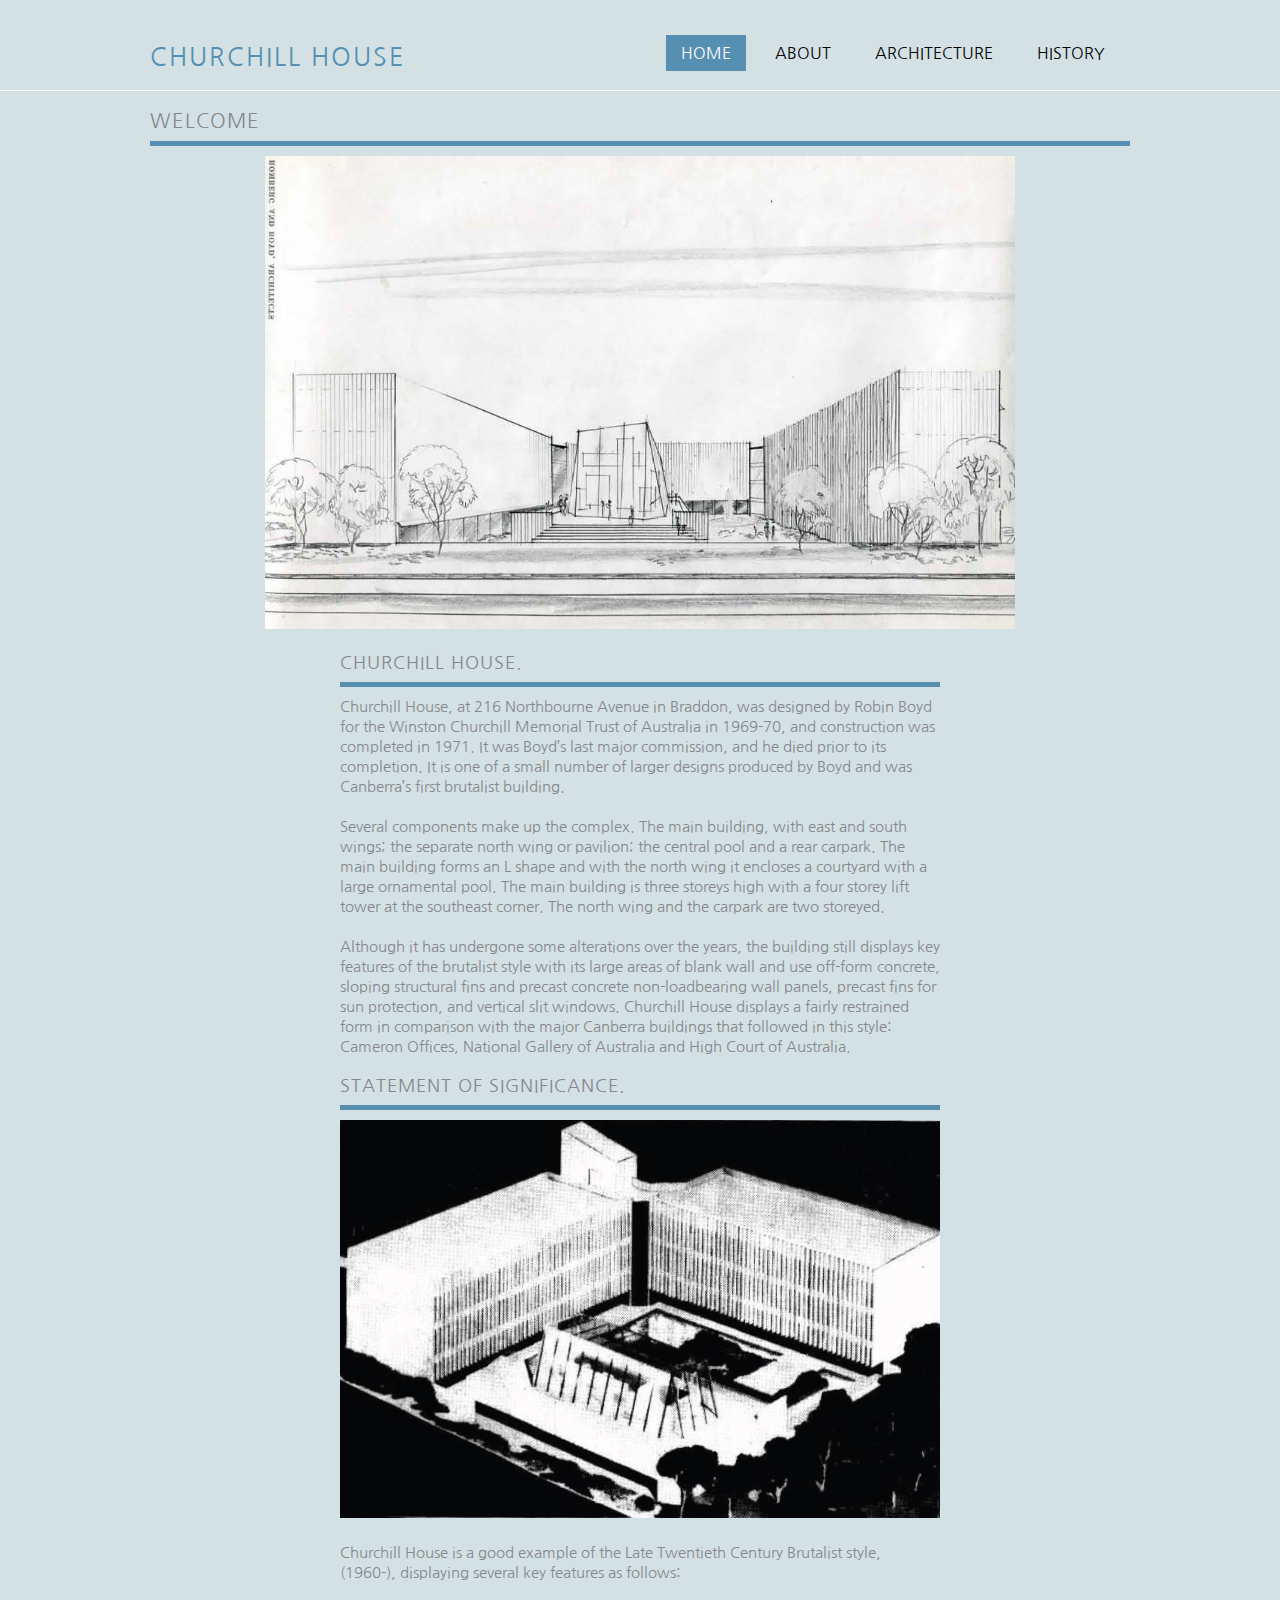
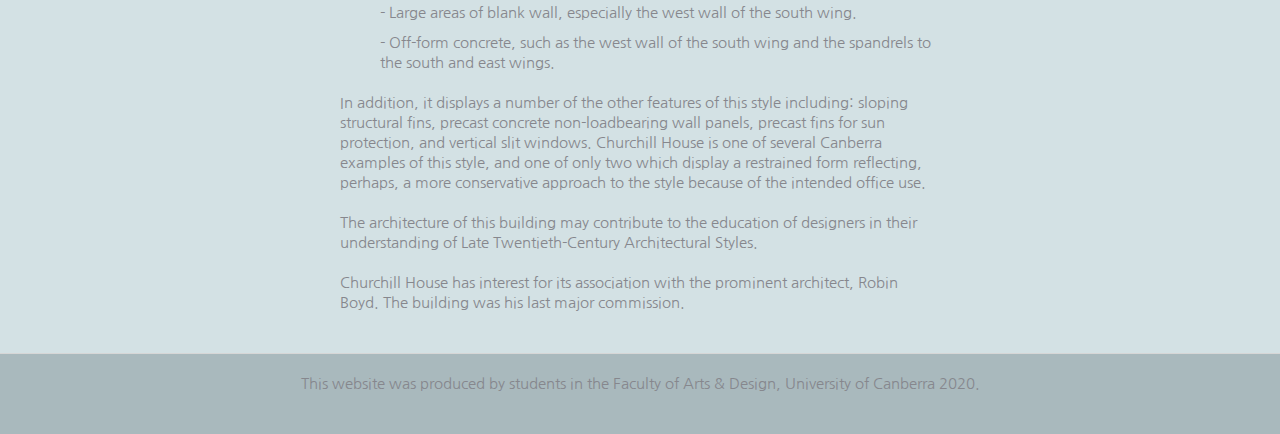
<file: index.html>
<!DOCTYPE html>

<html lang="en">

<head>
    <title>My website</title>
    <meta charset="utf-8">
    <link href="assests/css/reset.css" rel="stylesheet">
    <link href="assests/css/styles.css" rel="stylesheet">

</head>

<body>

    <header>
        <div class="wrapper">
            <!--            This is my header -->
            <h1><a href="index.html"> Churchill House </a></h1>
            <!-- This is my navigation bar -->
            <nav>
                <ul>
                    <li><a href="index.html" class="currentpage">Home</a></li>
                    <li><a href="about.html">About</a></li>
                    <li><a href="architecture.html">Architecture</a></li>
                    <li><a href="history.html">History</a></li>
                </ul>
            </nav>
        </div>
    </header>

    <main>
        <div class="wrapper">

            <!-- This is my second header -->

            <h2> Welcome </h2>
            <p class="middle"><img src="assests/images/churchill-house-4.jpg" alt="Churchill front page"> </p>



            <div class="text-container">
                <!-- This links to the CSS style page -->

                <!-- This is my third header -->

                <h3> Churchill House. </h3>

                <!-- The content is seperated into paragraphs with open and closing paragaraph brackets -->

                <p>Churchill House, at 216 Northbourne Avenue in Braddon, was designed by Robin Boyd for the Winston Churchill Memorial Trust of Australia in 1969-70, and construction was completed in 1971. It was Boyd’s last major commission, and he died prior to its completion. It is one of a small number of larger designs produced by Boyd and was Canberra’s first brutalist building.</p>

                <p>Several components make up the complex. The main building, with east and south wings; the separate north wing or pavilion; the central pool and a rear carpark. The main building forms an L shape and with the north wing it encloses a courtyard with a large ornamental pool. The main building is three storeys high with a four storey lift tower at the southeast corner. The north wing and the carpark are two storeyed.</p>

                <p>Although it has undergone some alterations over the years, the building still displays key features of the brutalist style with its large areas of blank wall and use off-form concrete, sloping structural fins and precast concrete non-loadbearing wall panels, precast fins for sun protection, and vertical slit windows. Churchill House displays a fairly restrained form in comparison with the major Canberra buildings that followed in this style: Cameron Offices, National Gallery of Australia and High Court of Australia.

                </p>

                <!-- This is my fourth header -->

                <h4> Statement Of Significance. </h4>

                <!-- image placed here to be above text -->

                <p class="middle"><img src="assests/images/churchill-house-12.jpg" alt="Churchill front page"> </p>



                <!-- The content is seperated into paragraphs with open and closing paragaraph brackets -->


                <p>Churchill House is a good example of the Late Twentieth Century Brutalist style, (1960-), displaying several key features as follows:
                </p>
                <!-- This is an unordered list -->
                <ul>
                    <li> - Large areas of blank wall, especially the west wall of the south wing.</li>
                    <li>- Off-form concrete, such as the west wall of the south wing and the spandrels to the south and east wings. </li>
                </ul>
                <!-- The content is seperated into paragraphs with open and closing paragaraph brackets -->

                <p>
                    In addition, it displays a number of the other features of this style including: sloping structural fins, precast concrete non-loadbearing wall panels, precast fins for sun protection, and vertical slit windows. Churchill House is one of several Canberra examples of this style, and one of only two which display a restrained form reflecting, perhaps, a more conservative approach to the style because of the intended office use.
                </p>

                <p> The architecture of this building may contribute to the education of designers in their understanding of Late Twentieth-Century Architectural Styles. </p>

                <p> Churchill House has interest for its association with the prominent architect, Robin Boyd. The building was his last major commission.
                </p>

            </div>
        </div>

    </main>
    <!-- This is my footer -->
    <footer>
        <div class="wrapper">
            <p> This website was produced by students in the Faculty of Arts &amp; Design, University of Canberra 2020. </p>
        </div>
    </footer>


</body>

</html>
</file>
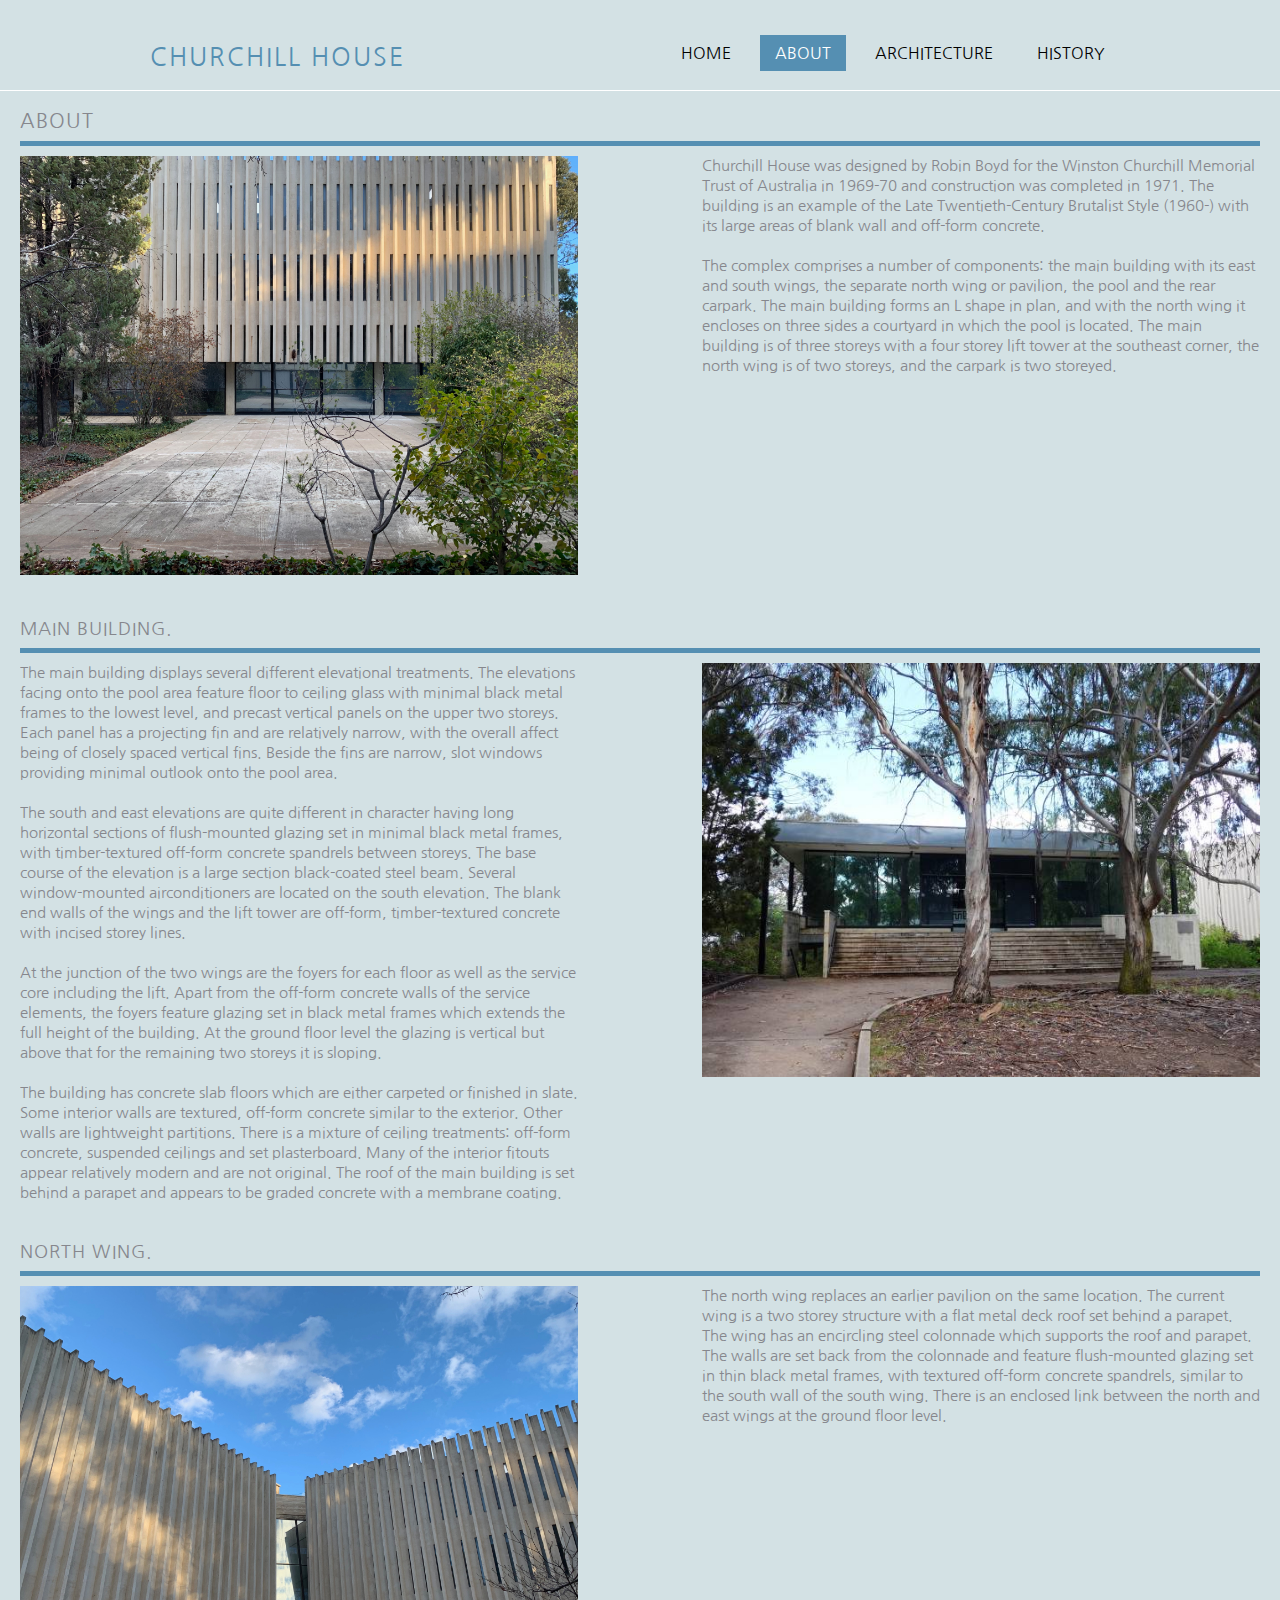
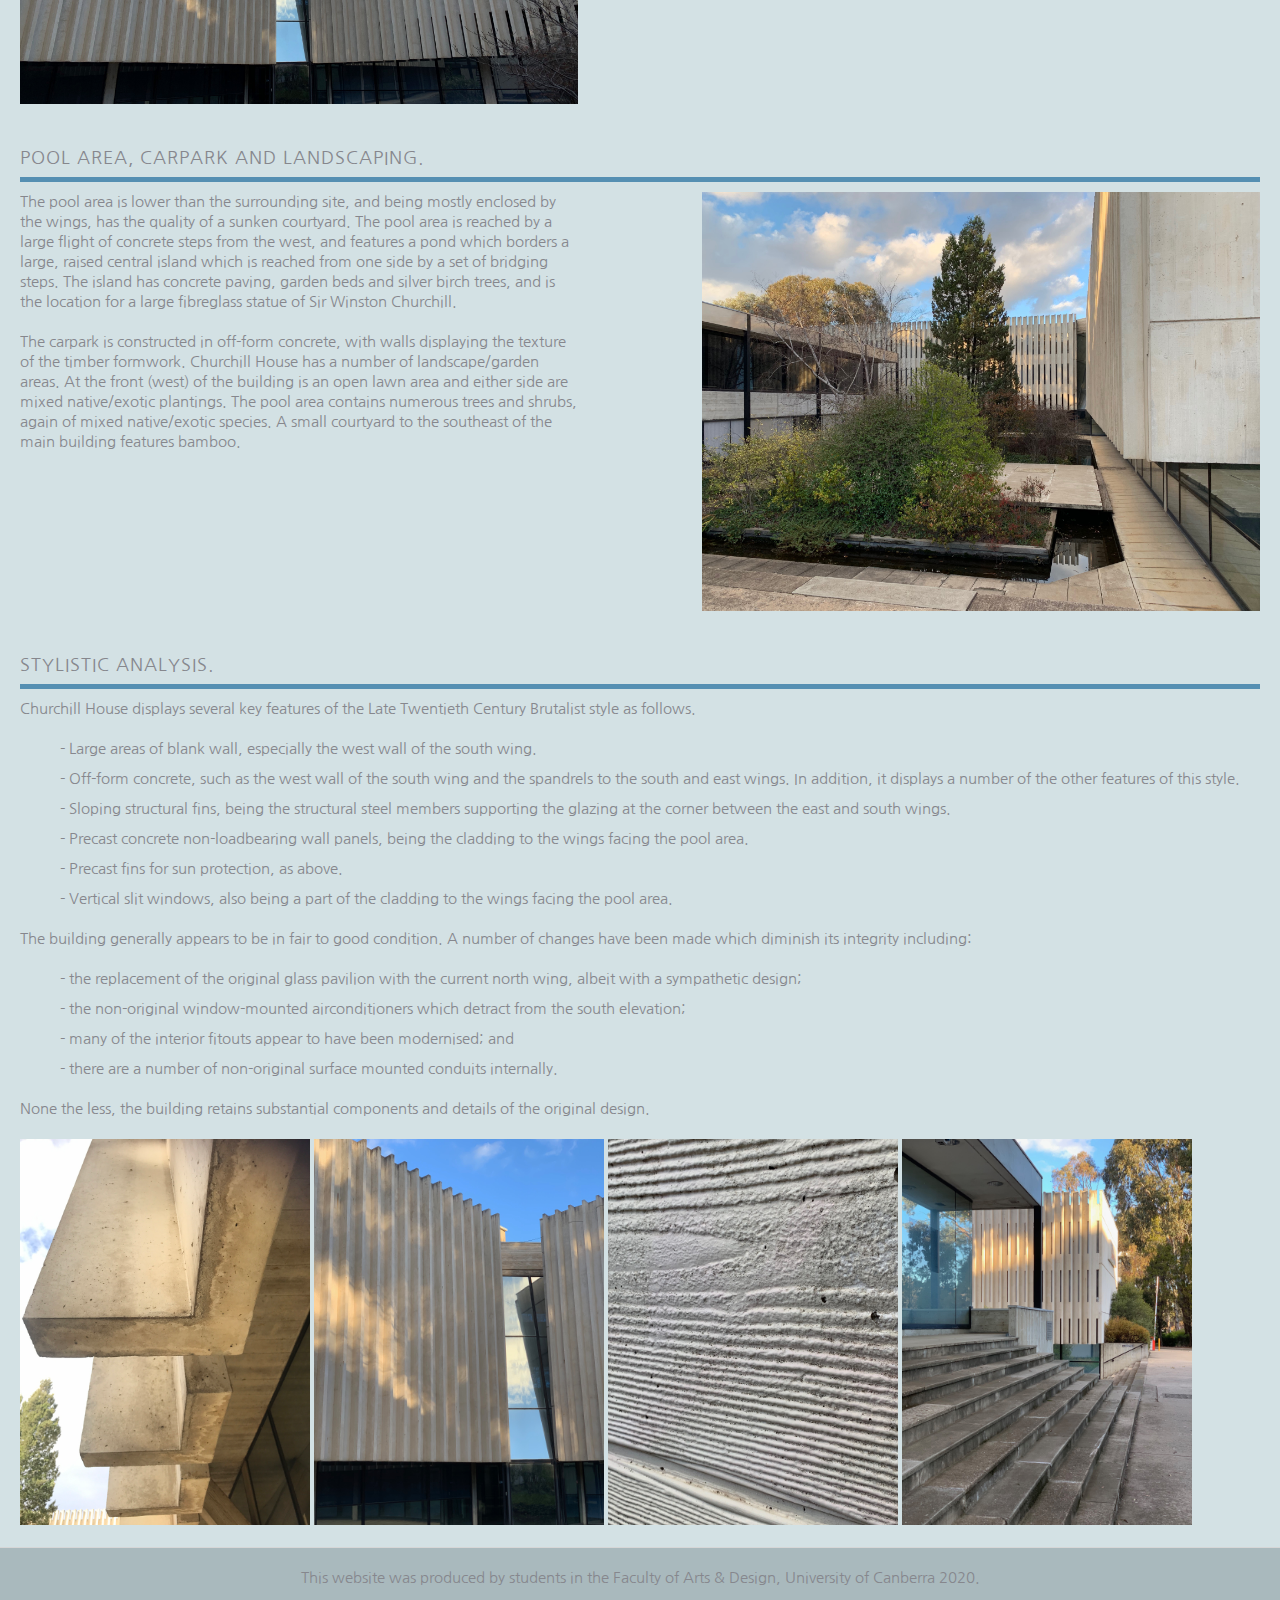
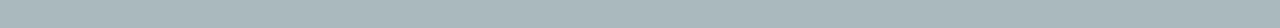
<file: about.html>
<!DOCTYPE html>

<html lang="en">

<head>
    <title>My website</title>
    <meta charset="utf-8">
    <link href="assests/css/reset.css" rel="stylesheet">
    <link href="assests/css/styles.css" rel="stylesheet">

</head>

<body>
    <!-- This is my header -->
    <header>
        <div class="wrapper">
            <h1><a href="index.html"> Churchill House </a></h1>
            <!-- This is my navigation -->
            <nav>
                <ul>
                    <li><a href="index.html">Home</a></li>
                    <li><a href="about.html" class="currentpage">About</a></li>
                    <li><a href="architecture.html">Architecture</a></li>
                    <li><a href="history.html">History</a></li>
                </ul>
            </nav>
        </div>
    </header>

    <main>
        <div class="wrapper">
        </div>
        <!-- This is my header -->
        <h2> About </h2>




        <!--            <div class="text-container">-->
        <div class="columns">
            <!-- This ensures the photo goes to the left and the text to the right -->
            <div class="left-column">
                <p class="right"><img src="assests/images/churchill-house-34.jpg" alt="Churchill about page"> </p>


            </div>
            <!-- This ensures the photo goes to the right and the text to the left -->
            <div class="right-column">
                <p>
                    Churchill House was designed by Robin Boyd for the Winston Churchill Memorial Trust of Australia in 1969-70 and construction was completed in 1971. The building is an example of the Late Twentieth-Century Brutalist Style (1960-) with its large areas of blank wall and off-form concrete.
                </p>
                <p>
                    The complex comprises a number of components: the main building with its east and south wings, the separate north wing or pavilion, the pool and the rear carpark. The main building forms an L shape in plan, and with the north wing it encloses on three sides a courtyard in which the pool is located. The main building is of three storeys with a four storey lift tower at the southeast corner, the north wing is of two storeys, and the carpark is two storeyed.
                </p>
            </div>
        </div>



        <div class="columns">
            <!-- This is my header -->
            <h3> Main Building. </h3>

            <div class="left-column">


                <p> The main building displays several different elevational treatments. The elevations facing onto the pool area feature floor to ceiling glass with minimal black metal frames to the lowest level, and precast vertical panels on the upper two storeys. Each panel has a projecting fin and are relatively narrow, with the overall affect being of closely spaced vertical fins. Beside the fins are narrow, slot windows providing minimal outlook onto the pool area. </p>

                <p> The south and east elevations are quite different in character having long horizontal sections of flush-mounted glazing set in minimal black metal frames, with timber-textured off-form concrete spandrels between storeys. The base course of the elevation is a large section black-coated steel beam. Several window-mounted airconditioners are located on the south elevation. The blank end walls of the wings and the lift tower are off-form, timber-textured concrete with incised storey lines. </p>

                <p> At the junction of the two wings are the foyers for each floor as well as the service core including the lift. Apart from the off-form concrete walls of the service elements, the foyers feature glazing set in black metal frames which extends the full height of the building. At the ground floor level the glazing is vertical but above that for the remaining two storeys it is sloping. </p>

                <p> The building has concrete slab floors which are either carpeted or finished in slate. Some interior walls are textured, off-form concrete similar to the exterior. Other walls are lightweight partitions. There is a mixture of ceiling treatments: off-form concrete, suspended ceilings and set plasterboard. Many of the interior fitouts appear relatively modern and are not original. The roof of the main building is set behind a parapet and appears to be graded concrete with a membrane coating. </p>
            </div>

            <div class="right-column">
                <p class="right"><img src="assests/images/churchill-house-13.jpg" alt="Churchill about page"> </p>

            </div>

        </div>

        <div class="columns">
            <!-- This is my header -->
            <h4> North Wing. </h4>

            <div class="left-column">

                <p class="right"><img src="assests/images/churchill-house-36.jpg" alt="Churchill about page"> </p>

            </div>

            <div class="right-column">


                <p> The north wing replaces an earlier pavilion on the same location. The current wing is a two storey structure with a flat metal deck roof set behind a parapet. The wing has an encircling steel colonnade which supports the roof and parapet. The walls are set back from the colonnade and feature flush-mounted glazing set in thin black metal frames, with textured off-form concrete spandrels, similar to the south wall of the south wing. There is an enclosed link between the north and east wings at the ground floor level.</p>

            </div>

        </div>

        <div class="columns">
            <!-- This is my header -->
            <h5> Pool Area, Carpark and Landscaping. </h5>

            <div class="right-column">
                <p class="right"><img src="assests/images/churchill-house-44.jpg" alt="Churchill about page"> </p>

            </div>

            <div class="left-column">

                <p> The pool area is lower than the surrounding site, and being mostly enclosed by the wings, has the quality of a sunken courtyard. The pool area is reached by a large flight of concrete steps from the west, and features a pond which borders a large, raised central island which is reached from one side by a set of bridging steps. The island has concrete paving, garden beds and silver birch trees, and is the location for a large fibreglass statue of Sir Winston Churchill. </p>

                <p> The carpark is constructed in off-form concrete, with walls displaying the texture of the timber formwork.

                    Churchill House has a number of landscape/garden areas. At the front (west) of the building is an open lawn area and either side are mixed native/exotic plantings. The pool area contains numerous trees and shrubs, again of mixed native/exotic species. A small courtyard to the southeast of the main building features bamboo.</p>
            </div>




        </div>





        <!-- This is my header -->
        <h6> Stylistic Analysis. </h6>


        <p> Churchill House displays several key features of the Late Twentieth Century Brutalist style as follows.</p>
        <!-- This is an unordered list -->
        <ul>
            <li> - Large areas of blank wall, especially the west wall of the south wing.</li>
            <li> - Off-form concrete, such as the west wall of the south wing and the spandrels to the south and east wings.
                In addition, it displays a number of the other features of this style. </li>
            <li> - Sloping structural fins, being the structural steel members supporting the glazing at the corner between the east and south wings.</li>
            <li> - Precast concrete non-loadbearing wall panels, being the cladding to the wings facing the pool area.</li>
            <li> - Precast fins for sun protection, as above.
            <li> - Vertical slit windows, also being a part of the cladding to the wings facing the pool area.</li>

        </ul>

        <p> The building generally appears to be in fair to good condition. A number of changes have been made which diminish its integrity including:
            <!-- This is an unordered list -->
            <ul>
                <li> - the replacement of the original glass pavilion with the current north wing, albeit with a sympathetic design; </li>
                <li> - the non-original window-mounted airconditioners which detract from the south elevation;</li>
                <li> - many of the interior fitouts appear to have been modernised; and </li>
                <li> - there are a number of non-original surface mounted conduits internally. </li>
            </ul>

            <p> None the less, the building retains substantial components and details of the original design. </p>

            <!-- These are images placed to get a row of photos -->

            <div class="block 3-row">
                <img src="assests/images/churchill-house-23.jpg" alt="Churchill about page" width="290">

                <img src="assests/images/churchill-house-37.jpg" alt="Churchill about page" width="290">

                <img src="assests/images/churchill-house-41.jpg" alt="Churchill about page" width="290">

                <img src="assests/images/churchill-house-43.jpg" alt="Churchill about page" width="290">
            </div>










    </main>

    <!-- This is my footer -->

    <footer>
        <div class="wrapper">
            <p> This website was produced by students in the Faculty of Arts &amp; Design, University of Canberra 2020. </p>
        </div>
    </footer>


</body>

</html>
</file>
<file: assests/css/styles.css>
@import url('https://fonts.googleapis.com/css2?family=Nanum+Gothic&family=Nunito:wght@200&display=swap');

/* Body */

body {
    background-color: #D3E1E4;
    color: #86878D;
    font-family: 'Nanum Gothic', sans-serif;
    font-size: 16px;
}

/* Typograhpy */

h1,
h2,
h3,
h4,
h5,
h6 {
    font-family: 'Nanum Gothic', sans-serif;
}

h1 {
    padding-top: 25px;
    display: inline-block;
    font-size: 25px;
    text-transform: uppercase;
    letter-spacing: 2px;
    color: #558FB2;
}

h1 a,
h1 a:visited {
    color: #558FB2;
}

h1 a:hover {
    text-decoration: none;
    color: #fff;
}

h2 {
    font-size: 20px;
    text-transform: uppercase;
    border-bottom: 5px solid #558FB2;
    padding-bottom: 10px;
    letter-spacing: 1px;
    margin-bottom: 10px;


}

h3 {
    font-size: 18px;
    text-transform: uppercase;
    border-bottom: 5px solid #558FB2;
    padding-bottom: 10px;
    letter-spacing: 1px;
    margin-bottom: 10px;


}

h4 {
    font-size: 18px;
    text-transform: uppercase;
    border-bottom: 5px solid #558FB2;
    padding-bottom: 10px;
    letter-spacing: 1px;
    margin-bottom: 10px;

}

h5 {
    font-size: 18px;
    text-transform: uppercase;
    border-bottom: 5px solid #558FB2;
    padding-bottom: 10px;
    letter-spacing: 1px;
    margin-bottom: 10px;

}

h6 {
    font-size: 18px;
    text-transform: uppercase;
    border-bottom: 5px solid #558FB2;
    padding-bottom: 10px;
    letter-spacing: 1px;
    margin-bottom: 10px;
}

p {
    font-size: 15px;
    line-height: 20px;
    margin-bottom: 20px
}

main ul {
    font-size: 15px;
    margin-bottom: 20px
}

main ul li {
    margin-bottom: 10px;
    margin-left: 40px;
    line-height: 20px;
}

/* anchor styles */

a {
    color: #ffffff;
    text-decoration: none;

}

a:hover {
    text-decoration: underline;

}

a:visited {
    color: #cccccc;

}

a: active {
    color: red;

}



/* main containers */

.wrapper {
    width: 980px;
    margin: 0 auto;
}

header {
    padding: 20px;
    border-bottom: 1px solid #fff;
}

nav {
    float: right;
    margin-top: 25px;

}

nav ul {}

nav ul li {
    display: inline;
    margin-right: 10px;
}

nav ul li a,
nav ul li a:visited {
    color: #000;
    text-decoration: none;
    padding: 10px 15px;
    text-transform: uppercase;
}

nav ul li a:hover,
nav ul li a.currentpage {
    text-decoration: none;
    background-color: #558FB2;
    color: #fff;
}


/* Layout */

main {
    padding: 20px;
    overflow: auto;
}

main img {
    max-width: 100%;
}

.columns {
    clear: both;
    overflow: auto;
    margin-bottom: 20px;
}

.left-column {
    float: left;
    width: 45%;

}

.right-column {
    float: right;
    width: 45%;
}

.text-container {
    width: 600px;
    margin: 0 auto;

}

.3-row {
    float: left;
    width: 200px;
    max-width: 300px;

}

.4-row {
    float: left;
    width: 200px;
    max-width: 300px;

}

/* Footer */

footer {
    padding: 20px;
    background-color: #A9B9BD;
    border-top: 1px solid #d6d6d6;
    text-align: center;
}

footer p {
    font-size;
    90%;
}

/* Images */


.leftimg {
    width: 45%;
    float: left;
    border: 1px solid grey;
    padding: 10px;
    background-color: white;

}

.middle {
    text-align: center;
}

.middle img {
    width: 750px;

}

.right {
    text-align: right;
}

.right img {
    width: 600px;
    text-align: center;
}

.left {
    text-align: center;
}

.left img {
    width: 600px;
}
</file>
